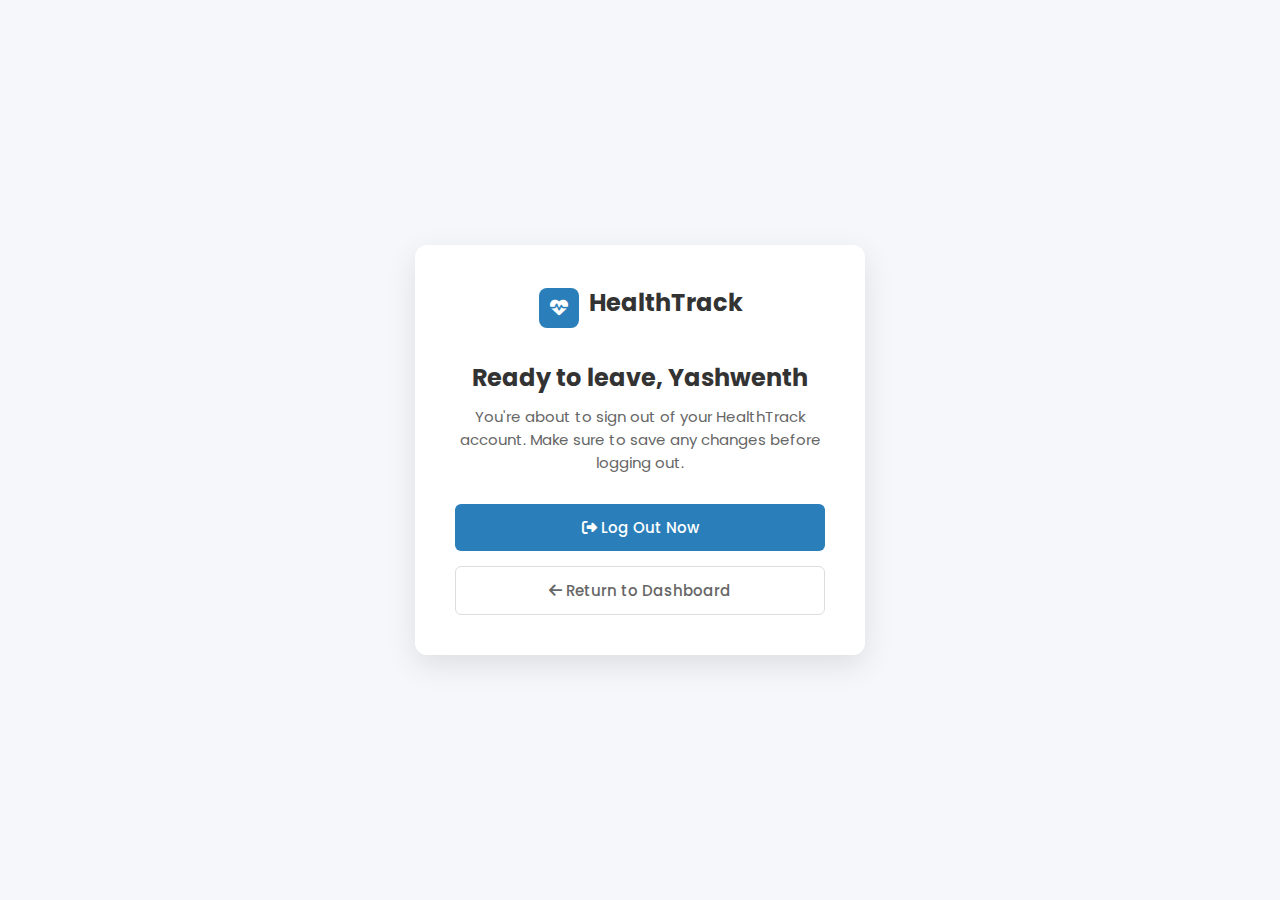
<file: logout.html>
<!DOCTYPE html>
<html lang="en">
<head>
    <meta charset="UTF-8">
    <meta name="viewport" content="width=device-width, initial-scale=1.0">
    <title>HealthTrack Pro - Logout</title>
    <link href="https://fonts.googleapis.com/css2?family=Poppins:wght@300;400;500;600;700&display=swap" rel="stylesheet">
    <link rel="stylesheet" href="https://cdnjs.cloudflare.com/ajax/libs/font-awesome/6.4.0/css/all.min.css">
    <style>
        :root {
            --primary-color: #2a7fba;
            --success-color: #28a745;
            --warning-color: #ffc107;
            --danger-color: #dc3545;
        }
        
        * {
            margin: 0;
            padding: 0;
            box-sizing: border-box;
            font-family: 'Poppins', sans-serif;
        }
        
        body {
            background-color: #f5f7fa;
            color: #333;
            display: flex;
            justify-content: center;
            align-items: center;
            min-height: 100vh;
        }
        
        .logout-container {
            background: white;
            border-radius: 12px;
            box-shadow: 0 10px 30px rgba(0,0,0,0.1);
            width: 100%;
            max-width: 450px;
            padding: 40px;
            text-align: center;
        }
        
        .logo {
            display: flex;
            justify-content: center;
            align-items: center;
            gap: 10px;
            margin-bottom: 30px;
        }
        
        .logo-icon {
            width: 40px;
            height: 40px;
            background: var(--primary-color);
            color: white;
            border-radius: 8px;
            display: flex;
            align-items: center;
            justify-content: center;
            font-size: 18px;
        }
        
        h1 {
            font-size: 24px;
            margin-bottom: 10px;
            color: #333;
        }
        
        p {
            color: #666;
            margin-bottom: 30px;
            font-size: 15px;
        }
        
        .btn {
            display: inline-block;
            padding: 12px 24px;
            border-radius: 6px;
            font-weight: 500;
            cursor: pointer;
            text-decoration: none;
            transition: all 0.3s;
            border: none;
            font-size: 15px;
        }
        
        .btn-primary {
            background: var(--primary-color);
            color: white;
            width: 100%;
        }
        
        .btn-primary:hover {
            background: #236fa3;
        }
        
        .btn-outline {
            background: transparent;
            border: 1px solid #ddd;
            color: #666;
            margin-top: 15px;
            width: 100%;
        }
        
        .btn-outline:hover {
            background: #f5f5f5;
        }
        
        .user-avatar {
            width: 80px;
            height: 80px;
            border-radius: 50%;
            object-fit: cover;
            margin: 0 auto 20px;
            display: block;
            border: 3px solid var(--primary-color);
        }
    </style>
</head>
<body>
    <div class="logout-container">
        <div class="logo">
            <div class="logo-icon">
                <i class="fas fa-heartbeat"></i>
            </div>
            <h1>HealthTrack</h1>
        </div>
                
        <h1>Ready to leave, Yashwenth</h1>
        <p>You're about to sign out of your HealthTrack account. Make sure to save any changes before logging out.</p>
        
        <button class="btn btn-primary" id="logoutBtn">
            <i class="fas fa-sign-out-alt"></i> Log Out Now
        </button>
        
        <button class="btn btn-outline" id="cancelBtn">
            <i class="fas fa-arrow-left"></i> Return to Dashboard
        </button>
    </div>

    <script>
        document.getElementById('logoutBtn').addEventListener('click', function() {
            // In a real app, this would call your logout API
            alert('You have been successfully logged out. Redirecting to login page...');
            // Redirect to login page after 1 second
            setTimeout(() => {
                window.location.href = 'login.html';
            }, 1000);
        });
        
        document.getElementById('cancelBtn').addEventListener('click', function() {
            window.location.href = 'Patient-dashboard.html';
        });
    </script>
</body>
</html>
</file>
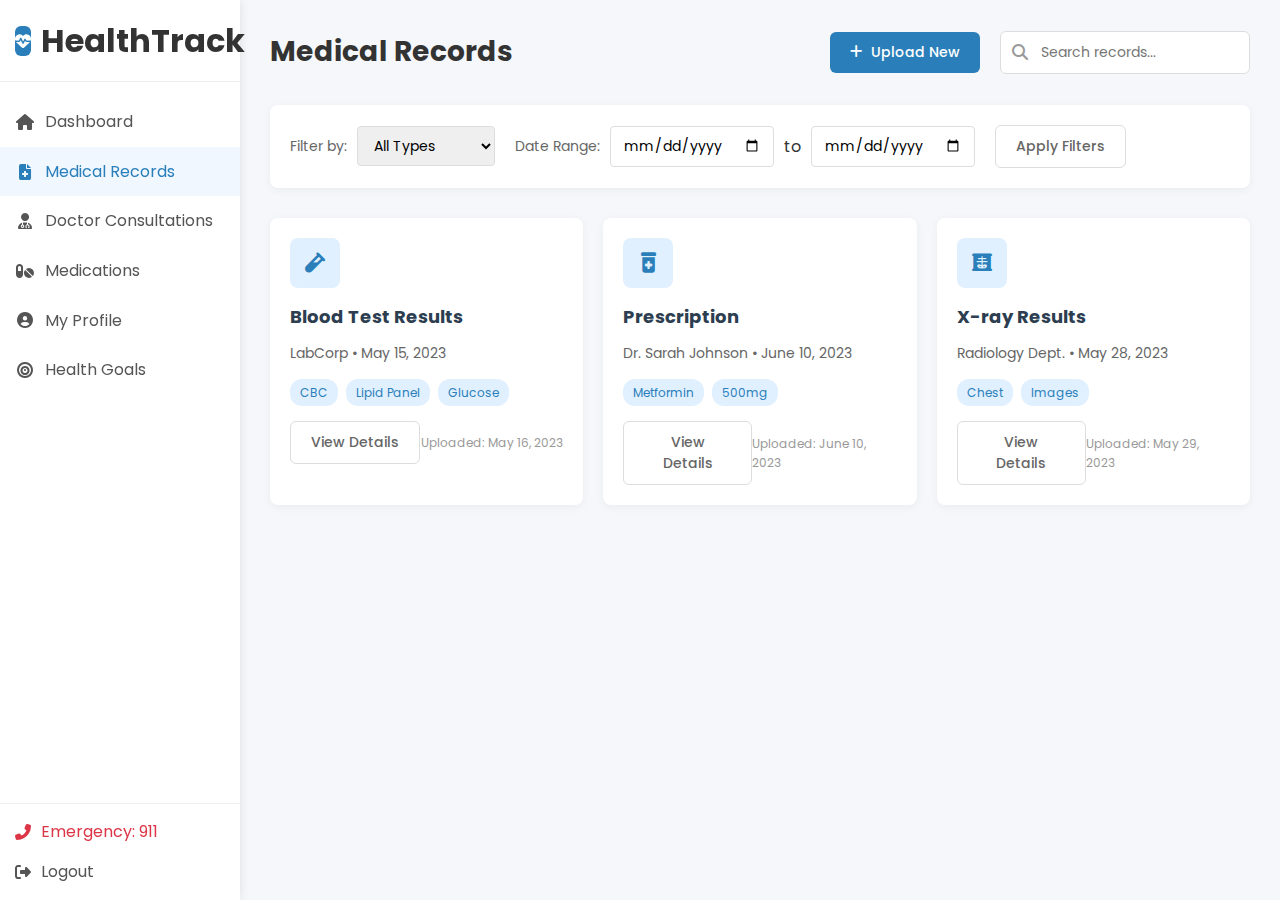
<file: records.html>
<!DOCTYPE html>
<html lang="en">
<head>
    <meta charset="UTF-8">
    <meta name="viewport" content="width=device-width, initial-scale=1.0">
    <title>HealthTrack Pro - Medical Records</title>
    <link rel="stylesheet" href="assets/css/style.css">
    <link rel="stylesheet" href="assets/css/records.css">
    <link href="https://fonts.googleapis.com/css2?family=Poppins:wght@300;400;500;600;700&display=swap" rel="stylesheet">
    <link rel="stylesheet" href="https://cdnjs.cloudflare.com/ajax/libs/font-awesome/6.4.0/css/all.min.css">
    <style>
        :root {
            --primary-color: #2a7fba;
            --success-color: #28a745;
            --warning-color: #ffc107;
            --danger-color: #dc3545;
        }
        
        * {
            margin: 0;
            padding: 0;
            box-sizing: border-box;
            font-family: 'Poppins', sans-serif;
        }
        
        body {
            background-color: #f5f7fa;
            color: #333;
        }
        
        .dashboard-layout {
            display: flex;
            min-height: 100vh;
        }
        
        /* Sidebar Styles */
        .sidebar {
            width: 240px;
            background: #fff;
            box-shadow: 0 0 10px rgba(0,0,0,0.1);
            display: flex;
            flex-direction: column;
            height: 100vh;
            position: fixed;
        }
        
        .sidebar-header {
            padding: 15px;
            border-bottom: 1px solid #eee;
        }
        
        .logo {
            display: flex;
            align-items: center;
            gap: 10px;
        }
        
        .logo-icon {
            width: 30px;
            height: 30px;
            background: var(--primary-color);
            color: white;
            border-radius: 6px;
            display: flex;
            align-items: center;
            justify-content: center;
        }
        
        .sidebar-nav ul {
            list-style: none;
            padding: 15px 0;
        }
        
        .sidebar-nav li a {
            display: flex;
            align-items: center;
            gap: 10px;
            padding: 12px 15px;
            color: #555;
            text-decoration: none;
            transition: all 0.3s;
        }
        
        .sidebar-nav li a:hover, 
        .sidebar-nav li.active a {
            background: #f0f7ff;
            color: var(--primary-color);
        }
        
        .sidebar-nav li a i {
            width: 20px;
            text-align: center;
        }
        
        .sidebar-footer {
            margin-top: auto;
            padding: 15px;
            border-top: 1px solid #eee;
        }
        
        .emergency-contact {
            display: flex;
            align-items: center;
            gap: 10px;
            margin-bottom: 15px;
            color: var(--danger-color);
        }
        
        .logout-btn {
            display: flex;
            align-items: center;
            gap: 10px;
            color: #555;
            text-decoration: none;
        }
        
        /* Main Content */
        .main-content {
            flex: 1;
            margin-left: 240px;
            padding: 30px;
        }
        
        /* Header */
        .records-header {
            display: flex;
            justify-content: space-between;
            align-items: center;
            margin-bottom: 30px;
        }
        
        .records-header h1 {
            font-size: 28px;
            color: #333;
        }
        
        .records-actions {
            display: flex;
            gap: 20px;
            align-items: center;
        }
        
        .btn {
            padding: 10px 20px;
            border-radius: 6px;
            font-weight: 500;
            cursor: pointer;
            transition: all 0.3s;
            border: none;
            font-size: 14px;
            display: flex;
            align-items: center;
            gap: 8px;
        }
        
        .btn-primary {
            background: var(--primary-color);
            color: white;
        }
        
        .btn-primary:hover {
            background: #236fa3;
        }
        
        .btn-outline {
            background: transparent;
            border: 1px solid #ddd;
            color: #666;
        }
        
        .btn-outline:hover {
            background: #f5f5f5;
        }
        
        .search-box {
            position: relative;
            width: 250px;
        }
        
        .search-box i {
            position: absolute;
            left: 12px;
            top: 50%;
            transform: translateY(-50%);
            color: #999;
        }
        
        .search-box input {
            width: 100%;
            padding: 10px 15px 10px 40px;
            border: 1px solid #ddd;
            border-radius: 6px;
            font-size: 14px;
        }
        
        /* Filter Section */
        .records-filter {
            background: white;
            border-radius: 8px;
            padding: 20px;
            margin-bottom: 30px;
            box-shadow: 0 2px 10px rgba(0,0,0,0.05);
            display: flex;
            gap: 20px;
            align-items: center;
            flex-wrap: wrap;
        }
        
        .filter-group {
            display: flex;
            align-items: center;
            gap: 10px;
        }
        
        .filter-group label {
            font-size: 14px;
            color: #666;
        }
        
        .filter-group select, 
        .filter-group input {
            padding: 8px 12px;
            border: 1px solid #ddd;
            border-radius: 4px;
            font-size: 14px;
        }
        
        /* Records Grid */
        .records-grid {
            display: grid;
            grid-template-columns: repeat(auto-fill, minmax(300px, 1fr));
            gap: 20px;
        }
        
        .record-card {
            background: white;
            border-radius: 8px;
            padding: 20px;
            box-shadow: 0 2px 10px rgba(0,0,0,0.05);
            transition: transform 0.3s;
        }
        
        .record-card:hover {
            transform: translateY(-5px);
            box-shadow: 0 5px 15px rgba(0,0,0,0.1);
        }
        
        .record-icon {
            width: 50px;
            height: 50px;
            background: #e1f0ff;
            border-radius: 8px;
            display: flex;
            align-items: center;
            justify-content: center;
            color: var(--primary-color);
            font-size: 20px;
            margin-bottom: 15px;
        }
        
        .record-title {
            font-size: 18px;
            margin-bottom: 10px;
            color: #333;
        }
        
        .record-meta {
            font-size: 14px;
            color: #666;
            margin-bottom: 15px;
        }
        
        .record-tags {
            display: flex;
            gap: 8px;
            flex-wrap: wrap;
            margin-bottom: 15px;
        }
        
        .tag {
            font-size: 12px;
            background: #e1f0ff;
            color: var(--primary-color);
            padding: 4px 10px;
            border-radius: 12px;
        }
        
        .record-actions {
            display: flex;
            justify-content: space-between;
            align-items: center;
            margin-top: 15px;
        }
        
        .record-date {
            font-size: 12px;
            color: #999;
        }
        
        /* Responsive Adjustments */
        @media (max-width: 992px) {
            .records-grid {
                grid-template-columns: repeat(auto-fill, minmax(250px, 1fr));
            }
            
            .records-filter {
                flex-direction: column;
                align-items: flex-start;
            }
        }
        
        @media (max-width: 768px) {
            .sidebar {
                width: 100%;
                height: auto;
                position: relative;
                flex-direction: row;
                overflow-x: auto;
            }
            
            .main-content {
                margin-left: 0;
                padding: 20px;
            }
            
            .sidebar-nav ul {
                display: flex;
                padding: 0;
            }
            
            .sidebar-nav li a {
                padding: 15px 12px;
                white-space: nowrap;
            }
            
            .sidebar-header, 
            .sidebar-footer {
                display: none;
            }
            
            .records-header {
                flex-direction: column;
                align-items: flex-start;
                gap: 15px;
            }
            
            .records-actions {
                width: 100%;
                flex-direction: column;
                gap: 10px;
            }
            
            .search-box {
                width: 100%;
            }
        }
    </style>
</head>
<body>
    <div class="dashboard-layout">
        <!-- Sidebar -->
        <aside class="sidebar">
            <div class="sidebar-header">
                <div class="logo">
                    <div class="logo-icon">
                        <i class="fas fa-heartbeat"></i>
                    </div>
                    <h1>HealthTrack</h1>
                </div>
            </div>

            <nav class="sidebar-nav">
                <ul>
                    <li>
                        <a href="Patient-dashboard.html">
                            <i class="fas fa-home"></i>
                            <span>Dashboard</span>
                        </a>
                    </li>
                    <li class="active">
                        <a href="records.html">
                            <i class="fas fa-file-medical"></i>
                            <span>Medical Records</span>
                        </a>
                    </li>
                    <li>
                        <a href="consultation.html">
                            <i class="fas fa-user-md"></i>
                            <span>Doctor Consultations</span>
                        </a>
                    </li>
                    <li>
                        <a href="medication.html">
                            <i class="fas fa-pills"></i>
                            <span>Medications</span>
                        </a>
                    </li>
                    <li>
                        <a href="profile.html">
                            <i class="fas fa-user-circle"></i>
                            <span>My Profile</span>
                        </a>
                    </li>
                    <li>
                        <a href="health-goals.html">
                            <i class="fas fa-bullseye"></i>
                            <span>Health Goals</span>
                        </a>
                    </li>
                </ul>
            </nav>

            <div class="sidebar-footer">
                <div class="emergency-contact">
                    <i class="fas fa-phone-alt"></i>
                    <span>Emergency: 911</span>
                </div>
                <a href="logout.html" class="logout-btn">
                    <i class="fas fa-sign-out-alt"></i>
                    <span>Logout</span>
                </a>
            </div>
        </aside>

        <!-- Main Content -->
        <main class="main-content">
            <!-- Header -->
            <div class="records-header">
                <h1>Medical Records</h1>
                <div class="records-actions">
                    <button class="btn btn-primary" id="uploadBtn">
                        <i class="fas fa-plus"></i> Upload New
                    </button>
                    <div class="search-box">
                        <i class="fas fa-search"></i>
                        <input type="text" placeholder="Search records...">
                    </div>
                </div>
            </div>

            <!-- Filter Section -->
            <div class="records-filter">
                <div class="filter-group">
                    <label>Filter by:</label>
                    <select>
                        <option>All Types</option>
                        <option>Lab Results</option>
                        <option>Prescriptions</option>
                        <option>Doctor Notes</option>
                        <option>Imaging</option>
                    </select>
                </div>
                <div class="filter-group">
                    <label>Date Range:</label>
                    <input type="date" id="startDate">
                    <span>to</span>
                    <input type="date" id="endDate">
                </div>
                <button class="btn btn-outline">Apply Filters</button>
            </div>

            <!-- Records Grid -->
            <div class="records-grid">
                <!-- Record Card 1 -->
                <div class="record-card">
                    <div class="record-icon">
                        <i class="fas fa-vial"></i>
                    </div>
                    <h3 class="record-title">Blood Test Results</h3>
                    <p class="record-meta">LabCorp • May 15, 2023</p>
                    <div class="record-tags">
                        <span class="tag">CBC</span>
                        <span class="tag">Lipid Panel</span>
                        <span class="tag">Glucose</span>
                    </div>
                    <div class="record-actions">
                        <button class="btn btn-outline btn-sm">View Details</button>
                        <span class="record-date">Uploaded: May 16, 2023</span>
                    </div>
                </div>
                
                <!-- Record Card 2 -->
                <div class="record-card">
                    <div class="record-icon">
                        <i class="fas fa-prescription-bottle-alt"></i>
                    </div>
                    <h3 class="record-title">Prescription</h3>
                    <p class="record-meta">Dr. Sarah Johnson • June 10, 2023</p>
                    <div class="record-tags">
                        <span class="tag">Metformin</span>
                        <span class="tag">500mg</span>
                    </div>
                    <div class="record-actions">
                        <button class="btn btn-outline btn-sm">View Details</button>
                        <span class="record-date">Uploaded: June 10, 2023</span>
                    </div>
                </div>
                
                <!-- Record Card 3 -->
                <div class="record-card">
                    <div class="record-icon">
                        <i class="fas fa-x-ray"></i>
                    </div>
                    <h3 class="record-title">X-ray Results</h3>
                    <p class="record-meta">Radiology Dept. • May 28, 2023</p>
                    <div class="record-tags">
                        <span class="tag">Chest</span>
                        <span class="tag">Images</span>
                    </div>
                    <div class="record-actions">
                        <button class="btn btn-outline btn-sm">View Details</button>
                        <span class="record-date">Uploaded: May 29, 2023</span>
                    </div>
                </div>
                
                <!-- More record cards would be dynamically inserted here -->
            </div>
        </main>
    </div>

    <script src="assets/js/records.js"></script>
</body>
</html>
</file>
<file: assets/css/style.css>
/* ===== Healthcare Theme Variables ===== */
:root {
    --primary: #1a6fc9;       /* Trustworthy blue */
    --primary-light: #e8f2fc; /* Light blue background */
    --primary-dark: #0d4b8a;  /* Darker blue */
    --secondary: #00a878;     /* Healing green */
    --accent: #ff7675;        /* Emergency red */
    --white: #ffffff;
    --off-white: #f9fbfd;
    --light-gray: #eef2f5;
    --medium-gray: #d0d8e0;
    --dark-gray: #4a5a6a;
    --text-dark: #2c3e50;
    --text-medium: #5a6a7a;
    --text-light: #8a9aaa;
    --success: #4caf50;
    --warning: #ff9800;
    --danger: #e53935;
    --border-radius: 10px;
    --box-shadow: 0 4px 20px rgba(0, 0, 0, 0.08);
    --transition: all 0.25s ease;
  }
  
  /* ===== Base Styles ===== */
  * {
    margin: 0;
    padding: 0;
    box-sizing: border-box;
  }
  
  html {
    font-size: 16px;
  }
  
  body {
    font-family: 'Poppins', sans-serif;
    line-height: 1.6;
    color: var(--text-dark);
    background-color: var(--off-white);
  }
  
  a {
    text-decoration: none;
    color: inherit;
  }
  
  button {
    cursor: pointer;
    font-family: inherit;
  }
  
  img {
    max-width: 100%;
    display: block;
  }
  
  /* ===== Utility Classes ===== */
  .container {
    width: 100%;
    max-width: 1200px;
    margin: 0 auto;
    padding: 0 20px;
  }
  
  .flex {
    display: flex;
  }
  
  .flex-col {
    flex-direction: column;
  }
  
  .items-center {
    align-items: center;
  }
  
  .justify-between {
    justify-content: space-between;
  }
  
  .gap-1 { gap: 0.25rem; }
  .gap-2 { gap: 0.5rem; }
  .gap-3 { gap: 1rem; }
  .gap-4 { gap: 1.5rem; }
  .gap-5 { gap: 2rem; }
  
  .text-center { text-align: center; }
  .text-primary { color: var(--primary); }
  .text-success { color: var(--success); }
  .text-warning { color: var(--warning); }
  .text-danger { color: var(--danger); }
  
  /* ===== Buttons ===== */
  .btn {
    display: inline-flex;
    align-items: center;
    justify-content: center;
    padding: 0.75rem 1.5rem;
    border-radius: var(--border-radius);
    font-weight: 500;
    border: none;
    transition: var(--transition);
    gap: 0.5rem;
  }
  
  .btn-primary {
    background: var(--primary);
    color: var(--white);
  }
  
  .btn-primary:hover {
    background: var(--primary-dark);
  }
  
  .btn-outline {
    background: transparent;
    border: 1px solid var(--primary);
    color: var(--primary);
  }
  
  .btn-outline:hover {
    background: var(--primary-light);
  }
  
  .btn-icon {
    width: 2.5rem;
    height: 2.5rem;
    border-radius: 50%;
    display: flex;
    align-items: center;
    justify-content: center;
    background: var(--light-gray);
    color: var(--text-dark);
    border: none;
  }
  
  .btn-icon:hover {
    background: var(--medium-gray);
  }
  
  /* ===== Cards ===== */
  .card {
    background: var(--white);
    border-radius: var(--border-radius);
    box-shadow: var(--box-shadow);
    padding: 1.5rem;
    transition: var(--transition);
  }
  
  .card:hover {
    transform: translateY(-5px);
    box-shadow: 0 10px 25px rgba(0, 0, 0, 0.1);
  }
  
  /* ===== Forms ===== */
  .form-group {
    margin-bottom: 1.5rem;
  }
  
  .form-label {
    display: block;
    margin-bottom: 0.5rem;
    font-weight: 500;
    font-size: 0.875rem;
  }
  
  .form-control {
    width: 100%;
    padding: 0.75rem 1rem;
    border: 1px solid var(--medium-gray);
    border-radius: var(--border-radius);
    font-family: inherit;
    font-size: 1rem;
    transition: var(--transition);
  }
  
  .form-control:focus {
    outline: none;
    border-color: var(--primary);
    box-shadow: 0 0 0 3px rgba(26, 111, 201, 0.1);
  }
  
  /* ===== Responsive Grid ===== */
  .grid {
    display: grid;
  }
  
  .grid-cols-1 { grid-template-columns: repeat(1, 1fr); }
  .grid-cols-2 { grid-template-columns: repeat(2, 1fr); }
  .grid-cols-3 { grid-template-columns: repeat(3, 1fr); }
  .grid-cols-4 { grid-template-columns: repeat(4, 1fr); }
  
  @media (min-width: 768px) {
    .md\:grid-cols-2 { grid-template-columns: repeat(2, 1fr); }
    .md\:grid-cols-3 { grid-template-columns: repeat(3, 1fr); }
    .md\:grid-cols-4 { grid-template-columns: repeat(4, 1fr); }
  }
  
  /* ===== Animations ===== */
  @keyframes fadeIn {
    from { opacity: 0; transform: translateY(10px); }
    to { opacity: 1; transform: translateY(0); }
  }
  
  .animate-fadeIn {
    animation: fadeIn 0.5s ease-out forwards;
  }
</file>
<file: assets/css/records.css>
/* ===== Records Page Styles ===== */
.records-container {
    padding: 30px;
    max-width: 1200px;
    margin: 0 auto;
}

.records-header {
    display: flex;
    justify-content: space-between;
    align-items: center;
    margin-bottom: 30px;
}

.records-header h1 {
    font-size: 28px;
    color: var(--primary);
}

.records-actions {
    display: flex;
    gap: 15px;
    align-items: center;
}

.search-box {
    position: relative;
    width: 250px;
}

.search-box i {
    position: absolute;
    left: 12px;
    top: 50%;
    transform: translateY(-50%);
    color: var(--text-medium);
}

.search-box input {
    width: 100%;
    padding: 10px 15px 10px 40px;
    border: 1px solid var(--medium-gray);
    border-radius: var(--border-radius);
    font-size: 14px;
}

.records-filter {
    background: var(--light-gray);
    padding: 15px;
    border-radius: var(--border-radius);
    margin-bottom: 25px;
    display: flex;
    gap: 20px;
    align-items: center;
    flex-wrap: wrap;
}

.filter-group {
    display: flex;
    align-items: center;
    gap: 10px;
}

.filter-group label {
    font-size: 14px;
    color: var(--text-medium);
    white-space: nowrap;
}

.filter-group select, 
.filter-group input {
    padding: 8px 12px;
    border: 1px solid var(--medium-gray);
    border-radius: 5px;
    font-size: 14px;
}

.records-grid {
    display: grid;
    grid-template-columns: repeat(auto-fill, minmax(300px, 1fr));
    gap: 20px;
}

.record-card {
    background: var(--white);
    border-radius: var(--border-radius);
    box-shadow: var(--box-shadow);
    padding: 20px;
    transition: var(--transition);
}

.record-card:hover {
    transform: translateY(-5px);
    box-shadow: 0 10px 25px rgba(0, 0, 0, 0.1);
}

.card-header {
    display: flex;
    justify-content: space-between;
    margin-bottom: 15px;
}

.record-type {
    display: flex;
    align-items: center;
    gap: 8px;
    font-size: 14px;
    color: var(--text-medium);
}

.record-type i {
    width: 30px;
    height: 30px;
    background: var(--primary-light);
    color: var(--primary);
    border-radius: 50%;
    display: flex;
    align-items: center;
    justify-content: center;
}

.record-date {
    font-size: 13px;
    color: var(--text-medium);
}

.record-card h3 {
    font-size: 18px;
    margin-bottom: 10px;
    color: var(--text-dark);
}

.record-meta {
    display: flex;
    flex-direction: column;
    gap: 5px;
    margin-bottom: 15px;
    font-size: 14px;
    color: var(--text-medium);
}

.record-meta i {
    margin-right: 5px;
    color: var(--primary);
}

.card-actions {
    display: flex;
    gap: 10px;
}

.btn-view, .btn-download {
    flex: 1;
    padding: 8px;
    border: none;
    border-radius: 5px;
    font-size: 14px;
    cursor: pointer;
    transition: var(--transition);
    display: flex;
    align-items: center;
    justify-content: center;
    gap: 5px;
}

.btn-view {
    background: var(--primary-light);
    color: var(--primary);
}

.btn-download {
    background: var(--light-gray);
    color: var(--text-dark);
}

.btn-view:hover {
    background: var(--primary);
    color: var(--white);
}

.btn-download:hover {
    background: var(--medium-gray);
}

/* Modal Styles */
.modal {
    display: none;
    position: fixed;
    top: 0;
    left: 0;
    width: 100%;
    height: 100%;
    background: rgba(0, 0, 0, 0.5);
    z-index: 100;
    justify-content: center;
    align-items: center;
}

.modal-content {
    background: var(--white);
    border-radius: var(--border-radius);
    width: 90%;
    max-width: 600px;
    max-height: 90vh;
    overflow-y: auto;
}

.modal-header {
    padding: 20px;
    border-bottom: 1px solid var(--light-gray);
    display: flex;
    justify-content: space-between;
    align-items: center;
}

.close-btn {
    background: none;
    border: none;
    font-size: 24px;
    cursor: pointer;
    color: var(--text-medium);
}

.modal-body {
    padding: 20px;
}

.upload-area {
    border: 2px dashed var(--medium-gray);
    border-radius: var(--border-radius);
    padding: 40px 20px;
    text-align: center;
    cursor: pointer;
    margin-bottom: 20px;
    transition: var(--transition);
}

.upload-area:hover {
    border-color: var(--primary);
    background: var(--primary-light);
}

.upload-area i {
    font-size: 48px;
    color: var(--primary);
    margin-bottom: 15px;
}

.upload-area p {
    margin-bottom: 15px;
    color: var(--text-medium);
}

.btn-browse {
    padding: 10px 20px;
    background: var(--primary);
    color: var(--white);
    border: none;
    border-radius: 5px;
    cursor: pointer;
    transition: var(--transition);
}

.btn-browse:hover {
    background: var(--primary-dark);
}

.upload-details {
    margin-top: 30px;
}

.upload-details h3 {
    font-size: 18px;
    margin-bottom: 15px;
    color: var(--text-dark);
}

.modal-footer {
    padding: 20px;
    border-top: 1px solid var(--light-gray);
    display: flex;
    justify-content: flex-end;
    gap: 10px;
}

.btn-cancel {
    padding: 10px 20px;
    background: var(--light-gray);
    color: var(--text-dark);
    border: none;
    border-radius: 5px;
    cursor: pointer;
}

/* Responsive Design */
@media (max-width: 768px) {
    .records-header {
        flex-direction: column;
        align-items: flex-start;
        gap: 15px;
    }
    
    .records-actions {
        width: 100%;
        flex-direction: column;
    }
    
    .search-box {
        width: 100%;
    }
    
    .records-filter {
        flex-direction: column;
        align-items: flex-start;
    }
    
    .filter-group {
        width: 100%;
    }
    
    .filter-group input {
        width: 100%;
    }
    
    .records-grid {
        grid-template-columns: 1fr;
    }
}
</file>
